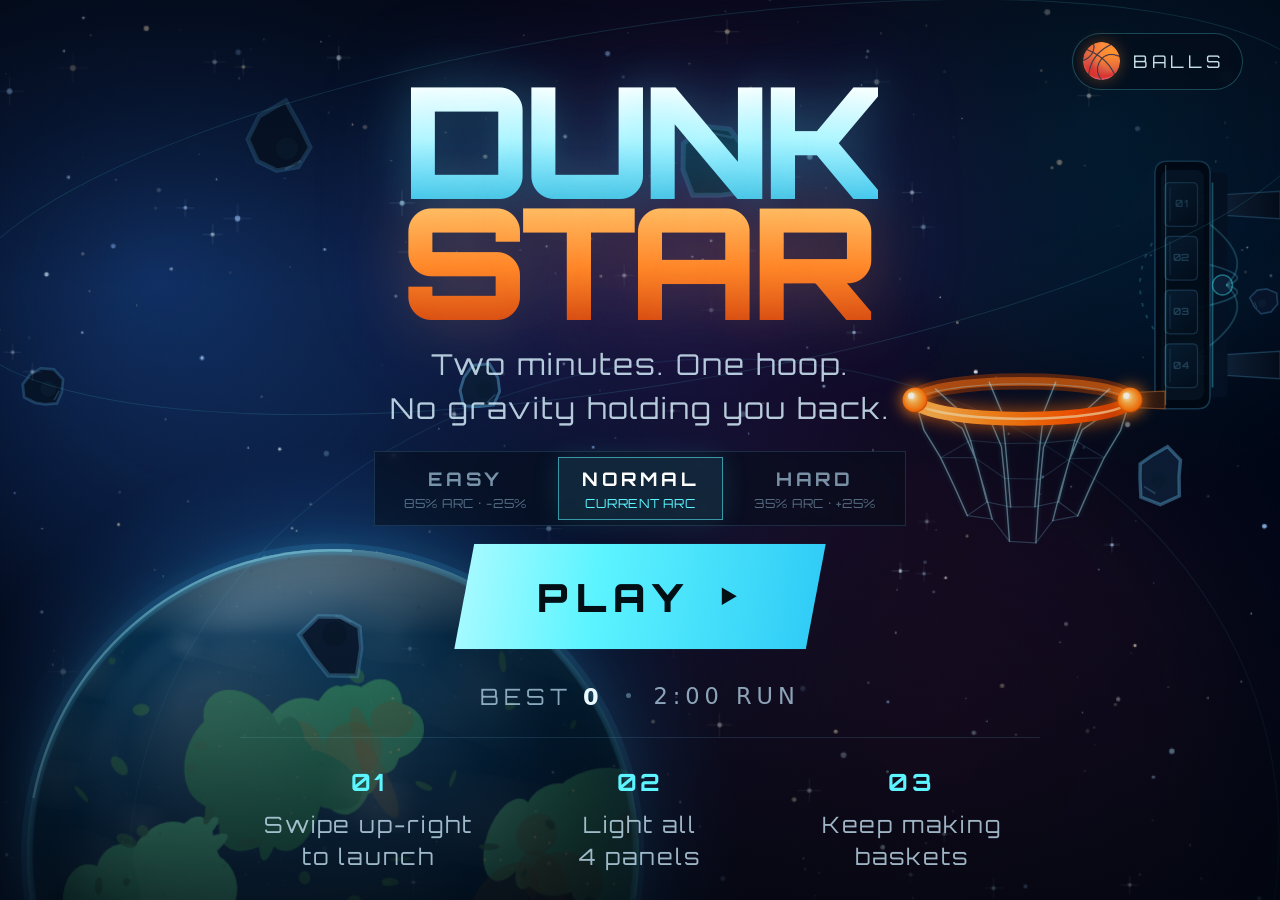
<file: dunkstar/index.html>
<!DOCTYPE html>
<html lang="en">
<head>
  <meta charset="utf-8">
  <meta name="viewport" content="width=device-width, initial-scale=1, viewport-fit=cover, maximum-scale=1, user-scalable=no">
  <meta name="theme-color" content="#04060f">
  <meta name="color-scheme" content="dark">
  <meta name="description" content="DUNKSTAR — a two-minute neon space-basketball shootout. Drag to aim, chain baskets and light all four backboard panels.">
  <title>DUNKSTAR</title>

  <!-- Installable app shell: home-screen icon, fullscreen launch, offline play. -->
  <link rel="manifest" href="./manifest.webmanifest">
  <meta name="mobile-web-app-capable" content="yes">
  <meta name="apple-mobile-web-app-capable" content="yes">
  <meta name="apple-mobile-web-app-status-bar-style" content="black-translucent">
  <meta name="apple-mobile-web-app-title" content="DUNKSTAR">
  <link rel="apple-touch-icon" sizes="180x180" href="./assets/icons/icon-180.png">
  <link rel="icon" type="image/svg+xml" href="./assets/icons/icon.svg">

  <link rel="stylesheet" href="./styles.css?v=15">
</head>
<body>
  <div id="app">
    <div id="stage">
      <canvas id="game" width="1280" height="720" aria-label="Dunkstar arcade basketball court"></canvas>

      <div id="hud" class="hud hidden">
        <div class="hud-top">
          <div class="hud-timer">
            <span class="hud-label">TIME</span>
            <span id="timer" class="timer">2:00</span>
            <div id="pips" class="pips" role="img" aria-label="Backboard panels lit: 0 of 4">
              <i></i><i></i><i></i><i></i>
            </div>
          </div>

          <div class="hud-score">
            <span class="hud-label">SCORE</span>
            <span id="score" class="score">0</span>
            <span id="best-hud" class="hud-best">BEST 0</span>
            <span id="hud-diff" class="hud-diff">NORMAL</span>
          </div>

          <div class="hud-buttons">
            <button id="btn-mute" class="icon-btn" type="button" aria-label="Mute sound" title="Sound">
              <svg viewBox="0 0 24 24" aria-hidden="true">
                <path class="spk" d="M4 9.5v5h3.4L13 19V5L7.4 9.5H4z"></path>
                <path class="wave" d="M16.2 8.4a5 5 0 0 1 0 7.2M18.9 5.7a8.8 8.8 0 0 1 0 12.6"></path>
                <path class="slash" d="M5 5l14 14"></path>
              </svg>
            </button>
            <button id="btn-pause" class="icon-btn" type="button" aria-label="Pause game" title="Pause">
              <svg viewBox="0 0 24 24" aria-hidden="true">
                <path class="fill" d="M7 5h3.6v14H7zM13.4 5H17v14h-3.6z"></path>
              </svg>
            </button>
          </div>
        </div>

        <div class="streak" id="streak">
          <div class="streak-top">
            <span id="streak-name">MAKE STREAK</span>
            <span id="streak-mult">×1.0</span>
          </div>
          <div class="streak-track"><div id="streak-fill"></div></div>
        </div>

        <div id="powerups" class="powerups" aria-live="polite"></div>

        <div id="hint" class="hint">
          <span class="hint-arrow">&#8599;</span>
          <span>DRAG TO AIM &middot; RELEASE TO SHOOT</span>
        </div>
      </div>

      <div id="callout" class="callout hidden" aria-live="assertive">
        <span id="callout-main" class="callout-main"></span>
        <span id="callout-sub" class="callout-sub"></span>
      </div>

      <div id="flash" class="flash"></div>

      <div id="screens" class="screens">
        <section id="title-screen" class="screen screen-title">
          <button id="btn-balls" class="title-ball-btn" type="button" aria-haspopup="dialog" aria-controls="balls-screen">
            <img src="./assets/basketball.png" alt="">
            <span>BALLS</span>
          </button>
          <div class="title-orbit" aria-hidden="true"></div>
          <div class="title-content">
            <h1 class="logo" aria-label="Dunkstar"><span class="logo-dunk">DUNK</span><span class="logo-star">STAR</span></h1>
            <p class="tagline">Two minutes. One hoop.<br>No gravity holding you back.</p>
            <div id="difficulty" class="difficulty" role="group" aria-label="Difficulty">
              <button class="diff-btn" type="button" data-difficulty="easy" aria-pressed="false">
                <b>EASY</b><span>85% ARC &middot; -25%</span>
              </button>
              <button class="diff-btn active" type="button" data-difficulty="normal" aria-pressed="true">
                <b>NORMAL</b><span>CURRENT ARC</span>
              </button>
              <button class="diff-btn" type="button" data-difficulty="hard" aria-pressed="false">
                <b>HARD</b><span>35% ARC &middot; +25%</span>
              </button>
            </div>
            <button id="btn-play" class="cta" type="button">
              <span>PLAY</span>
              <svg viewBox="0 0 24 24" aria-hidden="true"><path class="fill" d="M8 5.5l11 6.5-11 6.5z"></path></svg>
            </button>
            <div class="title-meta">
              <span>BEST <b id="best-title">0</b></span>
              <span class="sep"></span>
              <span>2:00 RUN</span>
            </div>
            <div class="how">
              <div class="how-item"><b>01</b><span>Swipe up-right<br>to launch</span></div>
              <div class="how-item"><b>02</b><span>Light all<br>4 panels</span></div>
              <div class="how-item"><b>03</b><span>Keep making<br>baskets</span></div>
            </div>
          </div>
        </section>

        <section id="balls-screen" class="screen screen-overlay hidden" role="dialog" aria-modal="true" aria-labelledby="balls-title">
          <div class="panel panel-balls">
            <div class="eyebrow">YOUR LOCKER</div>
            <h2 id="balls-title" class="panel-title">SELECT BALL</h2>
            <div id="ball-grid" class="ball-grid"></div>
            <p id="ball-note" class="ball-note">MORE BALLS COMING SOON</p>
            <button id="btn-balls-back" class="ghost-btn" type="button">BACK</button>
          </div>
        </section>

        <section id="results-screen" class="screen screen-overlay hidden">
          <div class="panel">
            <div class="eyebrow">FINAL BUZZER</div>
            <h2 class="panel-title">TIME</h2>
            <div class="result-score" id="result-score">0</div>
            <div class="new-best hidden" id="new-best">NEW PERSONAL BEST</div>
            <div class="stats">
              <div class="stat"><span>BASKETS</span><b id="stat-baskets">0</b></div>
              <div class="stat"><span>ACCURACY</span><b id="stat-accuracy">0%</b></div>
              <div class="stat"><span>BEST STREAK</span><b id="stat-streak">0</b></div>
              <div class="stat"><span>BEST SCORE</span><b id="stat-best">0</b></div>
            </div>
            <button id="btn-again" class="cta" type="button"><span>PLAY AGAIN</span></button>
            <button id="btn-menu" class="ghost-btn" type="button">MENU</button>
          </div>
        </section>

        <section id="pause-screen" class="screen screen-overlay hidden">
          <div class="panel panel-compact">
            <div class="eyebrow">PAUSED</div>
            <h2 class="panel-title">HOLD UP</h2>
            <p class="panel-copy">The clock is frozen. Your shot is not.</p>
            <button id="btn-resume" class="cta" type="button"><span>RESUME</span></button>
            <button id="btn-quit" class="ghost-btn" type="button">QUIT TO MENU</button>
          </div>
        </section>
      </div>
    </div>
  </div>

  <script type="module" src="./src/main.js"></script>
</body>
</html>
</file>
<file: dunkstar/styles.css>
@font-face {
  font-family: 'Orbitron';
  src: url('./assets/fonts/orbitron.woff2') format('woff2');
  font-weight: 400 900;
  font-style: normal;
  font-display: swap;
}

:root {
  --ink: #04060f;
  --ink-2: #071022;
  --cyan: #5cf4ff;
  --orange: #ff8a2b;
  --amber: #ffc46b;
  --pink: #ff3ea5;
  --text: #eaf8ff;
  --dim: rgba(187, 218, 238, 0.62);
  --hair: rgba(122, 216, 255, 0.22);
  --font: 'Orbitron', 'Bahnschrift', 'Segoe UI', system-ui, sans-serif;
  --font-num: 'Bahnschrift', 'Segoe UI', system-ui, sans-serif;
}

* {
  box-sizing: border-box;
  margin: 0;
  padding: 0;
  -webkit-tap-highlight-color: transparent;
}

html,
body {
  height: 100%;
  overflow: hidden;
  background: #02040a;
}

body {
  display: grid;
  place-items: center;
  min-height: 100dvh;
  color: var(--text);
  font-family: var(--font);
  -webkit-user-select: none;
  user-select: none;
  overscroll-behavior: none;
  background:
    radial-gradient(900px 700px at 18% 12%, rgba(36, 92, 150, 0.24), transparent 65%),
    radial-gradient(800px 700px at 84% 82%, rgba(112, 34, 102, 0.2), transparent 65%),
    radial-gradient(700px 600px at 50% 50%, rgba(12, 32, 64, 0.5), transparent 70%),
    #02040a;
}

#app {
  display: grid;
  place-items: center;
  width: 100vw;
  height: 100dvh;
}

#stage {
  position: relative;
  overflow: hidden;
  /* main.js sets the exact pixel size; the stage fills the viewport at every
     aspect ratio instead of sitting inside a 16:9 letterbox. */
  width: 100vw;
  height: 100dvh;
  background: var(--ink);
  isolation: isolate;
}

#stage::after {
  content: '';
  position: absolute;
  inset: 0;
  pointer-events: none;
  background:
    repeating-linear-gradient(to bottom, rgba(255, 255, 255, 0.018) 0 1px, transparent 1px 3px);
  opacity: 0.26;
  mix-blend-mode: soft-light;
  z-index: 8;
}

#game {
  display: block;
  width: 100%;
  height: 100%;
  touch-action: none;
  cursor: crosshair;
  /* Lift the neon palette at composite time: one GPU pass, no per-draw cost. */
  filter: saturate(1.14) contrast(1.03);
}

.hidden {
  display: none !important;
}

/* ---------------------------------- HUD ---------------------------------- */

.hud {
  position: absolute;
  inset: 0;
  z-index: 5;
  padding:
    calc(34px * var(--s) + env(safe-area-inset-top, 0px))
    calc(30px * var(--s) + env(safe-area-inset-right, 0px))
    calc(34px * var(--s) + env(safe-area-inset-bottom, 0px))
    calc(30px * var(--s) + env(safe-area-inset-left, 0px));
  pointer-events: none;
  font-family: var(--font);
}

.hud-top {
  display: grid;
  grid-template-columns: 1fr auto 1fr;
  align-items: start;
  gap: calc(12px * var(--s));
}

.hud-label {
  display: block;
  font-size: calc(19px * var(--s));
  font-weight: 500;
  letter-spacing: 0.3em;
  color: rgba(196, 228, 245, 0.74);
  line-height: 1;
}

.hud-timer {
  padding-top: calc(2px * var(--s));
}

.timer {
  display: block;
  font-family: var(--font-num);
  margin-top: calc(8px * var(--s));
  font-size: calc(56px * var(--s));
  font-weight: 700;
  letter-spacing: 0.03em;
  line-height: 1;
  color: var(--text);
  text-shadow: 0 0 26px rgba(92, 244, 255, 0.25);
  font-variant-numeric: tabular-nums;
}

.timer.low {
  color: #ff6a6a;
  text-shadow: 0 0 30px rgba(255, 60, 90, 0.6);
  animation: lowPulse 0.9s ease-in-out infinite;
}

.pips {
  display: flex;
  gap: calc(9px * var(--s));
  margin-top: calc(16px * var(--s));
}

.pips i {
  display: block;
  width: calc(13px * var(--s));
  height: calc(13px * var(--s));
  transform: rotate(45deg);
  border: 1px solid rgba(92, 244, 255, 0.38);
  background: rgba(92, 244, 255, 0.03);
  transition: background 0.15s, box-shadow 0.15s, border-color 0.15s;
}

.pips i.lit {
  background: var(--cyan);
  border-color: #d9ffff;
  box-shadow: 0 0 14px rgba(92, 244, 255, 0.9), 0 0 30px rgba(92, 244, 255, 0.35);
}

.hud-score {
  text-align: center;
  min-width: calc(230px * var(--s));
}

.score {
  display: block;
  font-family: var(--font-num);
  margin-top: calc(2px * var(--s));
  font-size: calc(92px * var(--s));
  font-weight: 900;
  line-height: 0.95;
  letter-spacing: -0.03em;
  color: #f4fdff;
  text-shadow:
    0 0 30px rgba(92, 244, 255, 0.26),
    0 0 90px rgba(40, 160, 255, 0.12);
  font-variant-numeric: tabular-nums;
}

.score.bump {
  animation: scoreBump 0.22s ease-out;
}

.score.long {
  font-size: calc(72px * var(--s));
  letter-spacing: -0.035em;
}

.score.longer {
  font-size: calc(58px * var(--s));
  letter-spacing: -0.02em;
}

.hud-best {
  display: block;
  font-family: var(--font-num);
  margin-top: calc(8px * var(--s));
  font-size: calc(17px * var(--s));
  letter-spacing: 0.22em;
  color: rgba(190, 222, 242, 0.64);
}

.hud-diff {
  display: inline-block;
  margin-top: calc(6px * var(--s));
  padding: calc(3px * var(--s)) calc(10px * var(--s));
  border: 1px solid rgba(122, 216, 255, 0.26);
  border-radius: 999px;
  font-size: calc(12px * var(--s));
  letter-spacing: 0.2em;
  color: rgba(190, 230, 250, 0.78);
}

.hud-buttons {
  justify-self: end;
  display: flex;
  gap: calc(10px * var(--s));
  padding-top: calc(2px * var(--s));
}

.icon-btn {
  pointer-events: auto;
  width: calc(62px * var(--s));
  height: calc(62px * var(--s));
  display: grid;
  place-items: center;
  border-radius: calc(12px * var(--s));
  border: 1px solid rgba(122, 216, 255, 0.24);
  background: rgba(7, 17, 31, 0.55);
  color: rgba(200, 236, 255, 0.8);
  cursor: pointer;
  transition: background 0.15s, border-color 0.15s, color 0.15s;
}

.icon-btn:hover {
  background: rgba(20, 48, 74, 0.72);
  border-color: rgba(122, 216, 255, 0.5);
  color: #fff;
}

.icon-btn:active {
  transform: scale(0.95);
}

.icon-btn svg {
  width: 58%;
  height: 58%;
  fill: none;
  stroke: currentColor;
  stroke-width: 1.7;
  stroke-linecap: round;
  stroke-linejoin: round;
}

.icon-btn svg .fill {
  fill: currentColor;
  stroke: none;
}

.icon-btn .slash {
  display: none;
  stroke: #ff6b8a;
}

.icon-btn.muted .wave {
  display: none;
}

.icon-btn.muted .slash {
  display: block;
}

.streak {
  position: absolute;
  top: calc(226px * var(--s));
  left: 50%;
  width: calc(370px * var(--s));
  transform: translateX(-50%);
  opacity: 0.85;
}

.streak-top {
  display: flex;
  justify-content: space-between;
  align-items: baseline;
  font-size: calc(17px * var(--s));
  letter-spacing: 0.22em;
  color: rgba(200, 234, 250, 0.76);
  margin-bottom: calc(7px * var(--s));
}

#streak-mult {
  font-family: var(--font-num);
  font-size: calc(20px * var(--s));
  font-weight: 700;
  color: var(--cyan);
}

.streak.hot #streak-name {
  color: var(--amber);
}

.streak.hot #streak-mult {
  color: var(--amber);
}

.streak-track {
  height: calc(3px * var(--s));
  background: rgba(110, 174, 210, 0.16);
  overflow: hidden;
}

#streak-fill {
  width: 0%;
  height: 100%;
  background: linear-gradient(90deg, rgba(92, 244, 255, 0.6), #fff);
  box-shadow: 0 0 12px rgba(92, 244, 255, 0.7);
  transition: width 0.22s ease-out;
}

.streak.hot #streak-fill {
  background: linear-gradient(90deg, rgba(255, 138, 43, 0.8), var(--amber));
  box-shadow: 0 0 16px rgba(255, 170, 60, 0.8);
}

.powerups {
  position: absolute;
  top: calc(156px * var(--s));
  left: calc(30px * var(--s));
  right: auto;
  display: flex;
  flex-direction: column;
  align-items: flex-start;
  gap: calc(9px * var(--s));
}

.pu-chip {
  min-width: calc(232px * var(--s));
  padding: calc(11px * var(--s)) calc(13px * var(--s)) calc(10px * var(--s));
  border: 1px solid color-mix(in srgb, var(--accent) 45%, transparent);
  border-left: 2px solid var(--accent);
  background: linear-gradient(90deg, rgba(6, 14, 26, 0.86), rgba(6, 14, 26, 0.55));
  box-shadow: 0 0 28px color-mix(in srgb, var(--accent) 14%, transparent);
  backdrop-filter: blur(4px);
  animation: chipIn 0.25s ease-out;
}

.pu-top {
  display: flex;
  align-items: baseline;
  justify-content: space-between;
  gap: calc(14px * var(--s));
}

.pu-tag {
  font-size: calc(21px * var(--s));
  font-weight: 900;
  color: var(--accent);
  letter-spacing: 0.06em;
}

.pu-label {
  font-size: calc(17px * var(--s));
  letter-spacing: 0.18em;
  color: rgba(218, 240, 252, 0.78);
}

.pu-bar {
  height: calc(2px * var(--s));
  margin-top: calc(8px * var(--s));
  background: rgba(255, 255, 255, 0.12);
}

.pu-bar i {
  display: block;
  height: 100%;
  width: 100%;
  background: var(--accent);
  box-shadow: 0 0 8px var(--accent);
}

.hint {
  position: absolute;
  right: calc(30px * var(--s));
  left: auto;
  bottom: calc(32px * var(--s));
  transform: none;
  display: flex;
  align-items: center;
  gap: calc(12px * var(--s));
  font-size: calc(18px * var(--s));
  letter-spacing: 0.2em;
  color: rgba(212, 240, 252, 0.76);
  white-space: nowrap;
  transition: opacity 0.2s;
}

.hint.fade {
  opacity: 0;
}

.hint-arrow {
  display: inline-grid;
  place-items: center;
  width: calc(38px * var(--s));
  height: calc(38px * var(--s));
  border: 1px solid rgba(92, 244, 255, 0.35);
  border-radius: 50%;
  color: var(--cyan);
  font-size: calc(20px * var(--s));
  animation: hintFloat 1.8s ease-in-out infinite;
}

/* -------------------------------- screens -------------------------------- */

.screens {
  position: absolute;
  inset: 0;
  z-index: 6;
  pointer-events: none;
}

.screen {
  position: absolute;
  inset: 0;
  pointer-events: auto;
  display: flex;
  flex-direction: column;
  align-items: center;
  justify-content: center;
  text-align: center;
}

.screen-title {
  justify-content: flex-start;
  /* Percentage padding resolves against width; 4.5% keeps the tall title
     stack inside a 16:9 stage. */
  padding-top: 4.5%;
  background:
    linear-gradient(180deg, rgba(3, 8, 18, 0.55) 0%, rgba(3, 8, 18, 0.03) 32%, rgba(3, 8, 18, 0.14) 60%, rgba(2, 6, 14, 0.76) 100%);
}

.screen-overlay {
  z-index: 5;
  background: rgba(2, 6, 14, 0.56);
  backdrop-filter: blur(9px) saturate(1.05);
  animation: fadeIn 0.22s ease-out;
}

.title-ball-btn {
  position: absolute;
  top: calc(26px * var(--s) + env(safe-area-inset-top, 0px));
  right: calc(30px * var(--s) + env(safe-area-inset-right, 0px));
  z-index: 4;
  display: inline-flex;
  align-items: center;
  gap: calc(10px * var(--s));
  padding: calc(7px * var(--s)) calc(14px * var(--s)) calc(7px * var(--s)) calc(8px * var(--s));
  border: 1px solid rgba(92, 244, 255, 0.25);
  border-radius: 999px;
  background: rgba(4, 12, 24, 0.55);
  color: rgba(220, 246, 255, 0.9);
  font-family: var(--font);
  font-size: calc(14px * var(--s));
  letter-spacing: 0.22em;
  cursor: pointer;
  pointer-events: auto;
  backdrop-filter: blur(5px);
  transition: border-color 0.15s, color 0.15s, background 0.15s;
}

.title-ball-btn img {
  width: calc(30px * var(--s));
  height: calc(30px * var(--s));
  border-radius: 50%;
  object-fit: cover;
  filter: drop-shadow(0 0 8px rgba(255, 140, 40, 0.35));
}

.title-ball-btn:hover {
  border-color: rgba(92, 244, 255, 0.6);
  color: #fff;
  background: rgba(8, 24, 42, 0.75);
}

.title-content {
  position: relative;
  z-index: 2;
  width: 88%;
  max-width: calc(640px * var(--s));
  display: flex;
  flex-direction: column;
  align-items: center;
}

.eyebrow {
  display: flex;
  align-items: center;
  gap: calc(11px * var(--s));
  font-size: calc(17px * var(--s));
  letter-spacing: 0.34em;
  color: rgba(160, 230, 255, 0.72);
  font-weight: 500;
}

.eyebrow-dot {
  width: calc(5px * var(--s));
  height: calc(5px * var(--s));
  border-radius: 50%;
  background: var(--cyan);
  box-shadow: 0 0 10px var(--cyan);
}

.logo {
  margin: calc(18px * var(--s)) 0 calc(14px * var(--s));
  font-size: calc(124px * var(--s));
  font-weight: 900;
  line-height: 0.78;
  letter-spacing: -0.055em;
  display: flex;
  flex-direction: column;
  align-items: center;
  filter: drop-shadow(0 0 44px rgba(40, 160, 255, 0.18));
}

.logo-dunk {
  background: linear-gradient(180deg, #ffffff 8%, #bff7ff 48%, #39c9f5 100%);
  -webkit-background-clip: text;
  background-clip: text;
  color: transparent;
  text-shadow: 0 0 50px rgba(92, 244, 255, 0.25);
}

.logo-star {
  background: linear-gradient(180deg, var(--amber) 5%, var(--orange) 55%, #d64c12 100%);
  -webkit-background-clip: text;
  background-clip: text;
  color: transparent;
  padding-right: 0.06em;
  text-shadow: 0 0 60px rgba(255, 120, 30, 0.25);
}

.title-orbit {
  position: absolute;
  top: 23%;
  left: 50%;
  width: 108%;
  height: 40%;
  transform: translate(-50%, -50%) rotate(-9deg);
  border: 1px solid rgba(92, 244, 255, 0.13);
  border-radius: 50%;
  pointer-events: none;
}

.title-orbit::after {
  content: '';
  position: absolute;
  top: 48%;
  right: -4px;
  width: calc(9px * var(--s));
  height: calc(9px * var(--s));
  border-radius: 50%;
  background: var(--cyan);
  box-shadow: 0 0 18px var(--cyan);
}

.tagline {
  margin-top: calc(2px * var(--s));
  font-size: calc(23px * var(--s));
  line-height: 1.55;
  letter-spacing: 0.07em;
  color: rgba(214, 240, 252, 0.84);
  font-weight: 400;
}

.difficulty {
  display: flex;
  gap: calc(6px * var(--s));
  margin-top: calc(16px * var(--s));
  padding: calc(4px * var(--s));
  border: 1px solid rgba(120, 205, 240, 0.16);
  background: rgba(6, 14, 26, 0.55);
  backdrop-filter: blur(4px);
}

.diff-btn {
  pointer-events: auto;
  display: flex;
  flex-direction: column;
  align-items: center;
  gap: calc(3px * var(--s));
  padding: calc(7px * var(--s)) calc(18px * var(--s));
  border: 1px solid transparent;
  background: transparent;
  color: rgba(178, 214, 236, 0.66);
  font-family: var(--font);
  font-size: calc(15px * var(--s));
  letter-spacing: 0.16em;
  cursor: pointer;
  transition: border-color 0.15s, background 0.15s, color 0.15s, box-shadow 0.15s;
}

.diff-btn b {
  font-weight: 700;
  letter-spacing: 0.2em;
}

.diff-btn span {
  font-size: calc(10px * var(--s));
  letter-spacing: 0.06em;
  color: rgba(158, 200, 224, 0.5);
}

.diff-btn:hover {
  color: #fff;
  border-color: rgba(92, 244, 255, 0.3);
}

.diff-btn.active {
  border-color: rgba(92, 244, 255, 0.55);
  background: rgba(92, 244, 255, 0.1);
  color: #fff;
  box-shadow: 0 0 calc(22px * var(--s)) rgba(92, 244, 255, 0.12);
}

.diff-btn.active span {
  color: var(--cyan);
}

.difficulty + .cta {
  margin-top: calc(14px * var(--s));
}

.cta {
  position: relative;
  display: inline-flex;
  align-items: center;
  justify-content: center;
  gap: calc(16px * var(--s));
  margin-top: calc(30px * var(--s));
  padding: calc(23px * var(--s)) calc(66px * var(--s));
  border: 0;
  cursor: pointer;
  color: #021016;
  background: linear-gradient(100deg, #aefbff, var(--cyan) 38%, #2ec9f6 100%);
  clip-path: polygon(calc(16px * var(--s)) 0, 100% 0, calc(100% - calc(16px * var(--s))) 100%, 0 100%);
  font-family: var(--font);
  font-size: calc(31px * var(--s));
  font-weight: 900;
  letter-spacing: 0.2em;
  box-shadow: 0 0 50px rgba(92, 244, 255, 0.35);
  transition: transform 0.12s ease, filter 0.12s ease;
  pointer-events: auto;
}

.cta:hover {
  filter: brightness(1.08);
  transform: translateY(-1px);
}

.cta:active {
  transform: scale(0.97);
}

.cta svg {
  width: calc(26px * var(--s));
  height: calc(26px * var(--s));
  fill: currentColor;
}

.title-meta {
  display: flex;
  align-items: center;
  gap: calc(18px * var(--s));
  margin-top: calc(26px * var(--s));
  font-size: calc(18px * var(--s));
  letter-spacing: 0.22em;
  color: rgba(190, 222, 242, 0.72);
}

.title-meta b {
  color: var(--text);
  font-family: var(--font-num);
  font-weight: 700;
}

.title-meta span:last-child {
  font-family: var(--font-num);
}

.sep {
  width: calc(4px * var(--s));
  height: calc(4px * var(--s));
  border-radius: 50%;
  background: rgba(150, 200, 225, 0.45);
}

.how {
  display: grid;
  grid-template-columns: repeat(3, 1fr);
  gap: calc(12px * var(--s));
  width: 100%;
  margin-top: calc(22px * var(--s));
  padding-top: calc(22px * var(--s));
  border-top: 1px solid rgba(120, 205, 240, 0.14);
}

.how-item {
  display: flex;
  flex-direction: column;
  gap: calc(8px * var(--s));
  align-items: center;
  font-size: calc(18px * var(--s));
  line-height: 1.4;
  letter-spacing: 0.08em;
  color: rgba(200, 230, 246, 0.78);
}

.how-item b {
  font-size: calc(19px * var(--s));
  color: var(--cyan);
  letter-spacing: 0.14em;
  font-weight: 700;
}

.panel {
  width: 86%;
  max-width: calc(560px * var(--s));
  padding: calc(42px * var(--s)) calc(38px * var(--s)) calc(36px * var(--s));
  border: 1px solid rgba(92, 244, 255, 0.24);
  border-radius: calc(18px * var(--s));
  background:
    linear-gradient(155deg, rgba(12, 23, 42, 0.96), rgba(4, 8, 17, 0.98));
  box-shadow:
    0 0 90px rgba(30, 140, 255, 0.12),
    inset 0 0 70px rgba(30, 120, 255, 0.045);
  animation: panelIn 0.28s cubic-bezier(0.2, 0.9, 0.2, 1);
}

.panel-compact {
  max-width: calc(500px * var(--s));
}

.panel-balls {
  max-width: calc(820px * var(--s));
  max-height: calc(100% - 32px);
  overflow-y: auto;
}

.ball-grid {
  display: flex;
  flex-wrap: wrap;
  justify-content: center;
  gap: calc(14px * var(--s));
  margin: calc(4px * var(--s)) 0 calc(14px * var(--s));
}

.ball-card {
  width: calc(160px * var(--s));
  padding: calc(14px * var(--s)) calc(12px * var(--s)) calc(12px * var(--s));
  border: 1px solid rgba(110, 190, 230, 0.18);
  border-radius: calc(10px * var(--s));
  background: rgba(8, 18, 32, 0.55);
  color: var(--text);
  font-family: var(--font);
  cursor: pointer;
  display: flex;
  flex-direction: column;
  align-items: center;
  gap: calc(7px * var(--s));
  transition: border-color 0.15s, background 0.15s, box-shadow 0.15s;
}

.ball-card:hover:not(:disabled) {
  border-color: rgba(92, 244, 255, 0.55);
  background: rgba(10, 26, 44, 0.8);
}

.ball-card.selected {
  border-color: rgba(92, 244, 255, 0.78);
  background: rgba(10, 30, 48, 0.88);
  box-shadow: 0 0 calc(28px * var(--s)) rgba(92, 244, 255, 0.12);
}

.ball-card.locked {
  border-color: rgba(110, 190, 230, 0.1);
  background: rgba(8, 18, 32, 0.38);
  cursor: not-allowed;
}

.ball-card.locked .ball-card-art {
  opacity: 0.5;
  filter: saturate(0.6);
}

.ball-card.locked .ball-card-name {
  color: rgba(220, 238, 248, 0.62);
}

.ball-card.locked .ball-card-status {
  color: rgba(255, 196, 107, 0.92);
  font-weight: 700;
}

.ball-card-art {
  position: relative;
  display: grid;
  place-items: center;
  width: calc(104px * var(--s));
  height: calc(104px * var(--s));
  border-radius: 50%;
  background: radial-gradient(circle at 38% 32%, var(--ball-tint, rgba(92, 244, 255, 0.14)), rgba(3, 10, 20, 0.15) 68%);
  box-shadow: inset 0 0 0 1px var(--ball-tint, rgba(92, 244, 255, 0.12));
}

.ball-card-art img,
.ball-card-art canvas {
  width: 82%;
  height: 82%;
  object-fit: contain;
  filter: drop-shadow(0 0 14px var(--ball-glow, rgba(92, 244, 255, 0.3)));
}

.ball-card-art canvas {
  display: block;
}

.ball-lock {
  position: absolute;
  inset: 0;
  display: grid;
  place-items: center;
  border-radius: 50%;
  background: rgba(2, 7, 14, 0.58);
  color: rgba(235, 246, 252, 0.92);
  font-size: calc(10px * var(--s));
  letter-spacing: 0.14em;
}

.ball-card-name {
  font-size: calc(16px * var(--s));
  font-weight: 700;
  letter-spacing: 0.16em;
}

.ball-card-status {
  color: rgba(162, 202, 224, 0.55);
  font-size: calc(10px * var(--s));
  letter-spacing: 0.12em;
}

.ball-card.selected .ball-card-status {
  color: var(--cyan);
}

.ball-note {
  margin: 0 0 calc(14px * var(--s));
  color: rgba(188, 220, 240, 0.64);
  font-size: calc(12px * var(--s));
  letter-spacing: 0.18em;
}

.panel-balls .ghost-btn {
  margin-top: 0;
}

.panel-title {
  margin: calc(12px * var(--s)) 0 calc(18px * var(--s));
  font-size: calc(42px * var(--s));
  font-weight: 900;
  letter-spacing: 0.1em;
  color: var(--text);
}

.panel-copy {
  font-size: calc(19px * var(--s));
  line-height: 1.6;
  letter-spacing: 0.06em;
  color: var(--dim);
  margin-bottom: calc(10px * var(--s));
}

.result-score {
  font-family: var(--font-num);
  font-size: calc(104px * var(--s));
  font-weight: 900;
  line-height: 1;
  letter-spacing: -0.03em;
  color: var(--amber);
  text-shadow: 0 0 50px rgba(255, 170, 60, 0.35);
  font-variant-numeric: tabular-nums;
}

.result-score.long {
  font-size: calc(78px * var(--s));
}

.new-best {
  display: inline-block;
  margin-top: calc(14px * var(--s));
  padding: calc(7px * var(--s)) calc(16px * var(--s));
  border: 1px solid rgba(255, 196, 107, 0.5);
  border-radius: 999px;
  font-size: calc(15px * var(--s));
  letter-spacing: 0.24em;
  color: var(--amber);
  background: rgba(255, 170, 50, 0.08);
  animation: bestPulse 1.2s ease-in-out infinite;
}

.stats {
  display: grid;
  grid-template-columns: 1fr 1fr;
  gap: calc(10px * var(--s));
  margin: calc(26px * var(--s)) 0 calc(12px * var(--s));
  text-align: left;
}

.stat {
  padding: calc(14px * var(--s)) calc(16px * var(--s));
  border: 1px solid rgba(110, 190, 230, 0.14);
  background: rgba(8, 18, 32, 0.5);
}

.stat span {
  display: block;
  font-size: calc(18px * var(--s));
  letter-spacing: 0.2em;
  color: rgba(170, 208, 230, 0.52);
}

.stat b {
  display: block;
  margin-top: calc(5px * var(--s));
  font-family: var(--font-num);
  font-size: calc(34px * var(--s));
  font-weight: 700;
  color: var(--text);
  font-variant-numeric: tabular-nums;
}

.panel .cta {
  width: 100%;
  margin-top: calc(18px * var(--s));
  padding-left: calc(20px * var(--s));
  padding-right: calc(20px * var(--s));
}

.ghost-btn {
  margin-top: calc(13px * var(--s));
  padding: calc(13px * var(--s)) calc(26px * var(--s));
  border: 1px solid rgba(122, 200, 235, 0.24);
  background: transparent;
  color: rgba(196, 228, 244, 0.65);
  font-family: var(--font);
  font-size: calc(19px * var(--s));
  letter-spacing: 0.22em;
  cursor: pointer;
  pointer-events: auto;
  transition: border-color 0.15s, color 0.15s;
}

.ghost-btn:hover {
  border-color: rgba(92, 244, 255, 0.55);
  color: #fff;
}

/* -------------------------------- callout -------------------------------- */

.callout {
  position: absolute;
  left: 50%;
  top: 41%;
  z-index: 7;
  transform: translate(-50%, -50%);
  display: flex;
  flex-direction: column;
  align-items: center;
  gap: calc(10px * var(--s));
  pointer-events: none;
  text-align: center;
  width: 90%;
}

.callout-main {
  font-size: calc(178px * var(--s));
  font-weight: 900;
  line-height: 1;
  letter-spacing: -0.02em;
  color: #fff;
  text-shadow:
    0 0 34px rgba(92, 244, 255, 0.65),
    0 0 100px rgba(60, 150, 255, 0.35);
  font-variant-numeric: tabular-nums;
}

.callout-sub {
  font-size: calc(22px * var(--s));
  letter-spacing: 0.28em;
  color: rgba(210, 242, 255, 0.72);
}

.callout.pop .callout-main {
  animation: calloutPop 0.42s cubic-bezier(0.16, 1.2, 0.3, 1);
}

.callout.fade {
  opacity: 0;
  transition: opacity 0.28s ease-out;
}

.callout.mode-final .callout-main {
  font-size: calc(60px * var(--s));
  letter-spacing: 0.14em;
  color: var(--amber);
  text-shadow: 0 0 40px rgba(255, 150, 40, 0.6);
}

.callout.mode-final .callout-sub {
  color: rgba(255, 200, 130, 0.8);
}

.callout.mode-power .callout-main {
  font-size: calc(54px * var(--s));
  letter-spacing: 0.1em;
  color: var(--callout-color, var(--cyan));
  text-shadow: 0 0 40px var(--callout-color, var(--cyan));
}

.callout.mode-power .callout-sub {
  color: rgba(220, 244, 255, 0.72);
}

.callout.mode-go .callout-main {
  color: var(--amber);
  text-shadow: 0 0 44px rgba(255, 170, 60, 0.7);
}

.flash {
  position: absolute;
  inset: 0;
  z-index: 7;
  pointer-events: none;
  opacity: 0;
  background: var(--cyan);
  mix-blend-mode: screen;
}

.flash.on {
  animation: flashOut 0.4s ease-out;
}

/* ------------------------------- animation ------------------------------- */

@keyframes lowPulse {
  0%, 100% { opacity: 1; }
  50% { opacity: 0.55; }
}

@keyframes scoreBump {
  0% { transform: scale(1); }
  35% { transform: scale(1.11); color: var(--cyan); }
  100% { transform: scale(1); }
}

@keyframes hintFloat {
  0%, 100% { transform: translateY(0); }
  50% { transform: translateY(-4px); }
}

@keyframes chipIn {
  from { opacity: 0; transform: translateX(-14px); }
  to { opacity: 1; transform: translateX(0); }
}

@keyframes fadeIn {
  from { opacity: 0; }
  to { opacity: 1; }
}

@keyframes panelIn {
  from { opacity: 0; transform: translateY(18px) scale(0.97); }
  to { opacity: 1; transform: translateY(0) scale(1); }
}

@keyframes bestPulse {
  0%, 100% { box-shadow: 0 0 0 rgba(255, 196, 107, 0); }
  50% { box-shadow: 0 0 28px rgba(255, 196, 107, 0.25); }
}

@keyframes calloutPop {
  0% { transform: scale(0.62); opacity: 0; }
  55% { transform: scale(1.05); opacity: 1; }
  100% { transform: scale(1); opacity: 1; }
}

@keyframes flashOut {
  0% { opacity: 0.3; }
  100% { opacity: 0; }
}

@media (max-width: 760px), (max-height: 720px) {
  #stage {
    border-radius: 0;
    box-shadow: none;
  }
}

/* Short landscape phones: 0.54x scaled type is too small to read. Keep the
   scaled panel shape but enforce practical minimums for the locker. */
@media (max-height: 600px) {
  .title-ball-btn {
    gap: 7px;
    padding: 5px 10px 5px 6px;
    font-size: max(calc(14px * var(--s)), 9px);
  }

  .title-ball-btn img {
    width: max(calc(30px * var(--s)), 20px);
    height: max(calc(30px * var(--s)), 20px);
  }

  .panel-balls {
    max-width: 640px;
  }

  .panel-balls .eyebrow {
    font-size: max(calc(17px * var(--s)), 10px);
  }

  .panel-balls .panel-title {
    margin: 7px 0 10px;
    font-size: max(calc(42px * var(--s)), 24px);
  }

  .ball-grid {
    gap: 10px;
    margin: 2px 0 10px;
  }

  .ball-card {
    width: max(calc(160px * var(--s)), 118px);
    padding: 9px 10px 8px;
    gap: 5px;
  }

  .ball-card-art {
    width: max(calc(104px * var(--s)), 72px);
    height: max(calc(104px * var(--s)), 72px);
  }

  .ball-card-name {
    font-size: max(calc(16px * var(--s)), 11px);
  }

  .ball-card-status {
    font-size: max(calc(10px * var(--s)), 8px);
  }

  .ball-card.locked .ball-card-status {
    font-size: 9px;
    letter-spacing: 0.08em;
  }

  .ball-lock {
    font-size: 9px;
  }

  .ball-note {
    margin-bottom: 9px;
    font-size: max(calc(12px * var(--s)), 8px);
  }

  .panel-balls .ghost-btn {
    padding: 8px 18px;
    font-size: max(calc(19px * var(--s)), 11px);
  }
}

/* Portrait phones and tablets: the arena is tall, so the HUD, title stack and
   locker are re-pitched for a narrow screen instead of a 16:9 one. Type gets a
   practical floor because --s is much smaller here. */
@media (orientation: portrait) {
  .hud-label {
    font-size: max(calc(19px * var(--s)), 9px);
    letter-spacing: 0.22em;
  }

  .timer {
    font-size: max(calc(56px * var(--s)), 30px);
  }

  .score {
    font-size: max(calc(92px * var(--s)), 44px);
  }

  .hud-score {
    min-width: 0;
  }

  .hud-best {
    font-size: max(calc(17px * var(--s)), 8px);
    letter-spacing: 0.14em;
  }

  .hud-buttons {
    gap: 6px;
  }

  .icon-btn {
    width: max(calc(62px * var(--s)), 34px);
    height: max(calc(62px * var(--s)), 34px);
  }

  .pips {
    gap: 6px;
    margin-top: 10px;
  }

  .pips i {
    width: max(calc(13px * var(--s)), 7px);
    height: max(calc(13px * var(--s)), 7px);
  }

  .streak {
    top: calc(196px * var(--s));
    width: 74%;
  }

  .streak-top {
    font-size: max(calc(17px * var(--s)), 8px);
    letter-spacing: 0.14em;
  }

  #streak-mult {
    font-size: max(calc(20px * var(--s)), 10px);
  }

  .powerups {
    top: calc(150px * var(--s));
    left: calc(18px * var(--s));
  }

  .pu-chip {
    min-width: max(calc(232px * var(--s)), 148px);
    padding: 8px 10px;
  }

  .pu-tag {
    font-size: max(calc(21px * var(--s)), 12px);
  }

  .pu-label {
    font-size: max(calc(17px * var(--s)), 8px);
    letter-spacing: 0.1em;
  }

  .hint {
    right: calc(18px * var(--s) + env(safe-area-inset-right, 0px));
    bottom: calc(22px * var(--s) + env(safe-area-inset-bottom, 0px));
    font-size: max(calc(18px * var(--s)), 9px);
    gap: 8px;
  }

  .hint-arrow {
    width: max(calc(38px * var(--s)), 22px);
    height: max(calc(38px * var(--s)), 22px);
    font-size: max(calc(20px * var(--s)), 11px);
  }

  .screen-title {
    padding-top: calc(11% + env(safe-area-inset-top, 0px));
  }

  .logo {
    font-size: max(calc(124px * var(--s)), 56px);
  }

  .tagline {
    font-size: max(calc(23px * var(--s)), 12px);
  }

  .cta {
    margin-top: max(calc(30px * var(--s)), 16px);
    padding: max(calc(23px * var(--s)), 13px) max(calc(66px * var(--s)), 40px);
    font-size: max(calc(31px * var(--s)), 17px);
  }

  .difficulty {
    gap: 4px;
    margin-top: 12px;
    padding: 4px;
  }

  .diff-btn {
    padding: 7px 10px;
    font-size: max(calc(15px * var(--s)), 9px);
    letter-spacing: 0.1em;
  }

  .diff-btn span {
    font-size: max(calc(10px * var(--s)), 7px);
    letter-spacing: 0.02em;
  }

  .difficulty + .cta {
    margin-top: 14px;
  }

  .hud-diff {
    font-size: max(calc(12px * var(--s)), 7px);
    padding: 2px 7px;
  }

  .title-meta,
  .how-item {
    font-size: max(calc(18px * var(--s)), 9px);
  }

  .how-item b {
    font-size: max(calc(19px * var(--s)), 10px);
  }

  .how {
    margin-top: max(calc(42px * var(--s)), 26px);
    padding-top: max(calc(26px * var(--s)), 16px);
  }

  .title-ball-btn {
    top: calc(20px * var(--s) + env(safe-area-inset-top, 0px));
    font-size: max(calc(14px * var(--s)), 9px);
  }

  .title-ball-btn img {
    width: max(calc(30px * var(--s)), 20px);
    height: max(calc(30px * var(--s)), 20px);
  }

  .panel {
    width: 92%;
    padding: max(calc(30px * var(--s)), 18px) max(calc(24px * var(--s)), 14px);
  }

  .panel-balls {
    max-width: 96%;
  }

  .panel-balls .eyebrow {
    font-size: max(calc(17px * var(--s)), 9px);
  }

  .panel-balls .panel-title {
    margin: 8px 0 12px;
    font-size: max(calc(42px * var(--s)), 22px);
  }

  .ball-grid {
    gap: 8px;
    margin: 2px 0 10px;
  }

  /* Two columns: four cards in one row is unreadable on a phone. */
  .ball-card {
    width: calc(50% - 4px);
    padding: 10px 8px 9px;
    gap: 5px;
  }

  .ball-card-art {
    width: max(calc(104px * var(--s)), 72px);
    height: max(calc(104px * var(--s)), 72px);
  }

  .ball-card-name {
    font-size: max(calc(16px * var(--s)), 11px);
  }

  .ball-card-status {
    font-size: max(calc(10px * var(--s)), 8px);
    letter-spacing: 0.06em;
  }

  .ball-card.locked .ball-card-status {
    font-size: 9px;
    letter-spacing: 0.04em;
  }

  .ball-lock {
    font-size: 9px;
  }

  .ball-note {
    font-size: max(calc(12px * var(--s)), 8px);
    letter-spacing: 0.1em;
  }

  .panel-title {
    font-size: max(calc(42px * var(--s)), 24px);
  }

  .panel-copy {
    font-size: max(calc(19px * var(--s)), 11px);
  }

  .result-score {
    font-size: max(calc(104px * var(--s)), 52px);
  }

  .stats {
    margin: 18px 0 8px;
  }

  .stat {
    padding: 10px;
  }

  .stat span {
    font-size: max(calc(18px * var(--s)), 9px);
  }

  .stat b {
    font-size: max(calc(34px * var(--s)), 18px);
  }

  .ghost-btn {
    font-size: max(calc(19px * var(--s)), 11px);
    padding: 10px 18px;
  }

  .panel .cta {
    font-size: max(calc(31px * var(--s)), 16px);
    padding-top: 14px;
    padding-bottom: 14px;
  }

  .callout {
    top: 36%;
  }

  .callout.mode-final .callout-main {
    font-size: max(calc(60px * var(--s)), 30px);
  }

  .callout.mode-power .callout-main {
    font-size: max(calc(54px * var(--s)), 28px);
  }

  .callout-sub {
    font-size: max(calc(22px * var(--s)), 11px);
    letter-spacing: 0.18em;
  }
}

@media (prefers-reduced-motion: reduce) {
  *,
  *::before,
  *::after {
    animation-duration: 0.001ms !important;
    animation-iteration-count: 1 !important;
    transition-duration: 0.001ms !important;
  }
}
</file>
